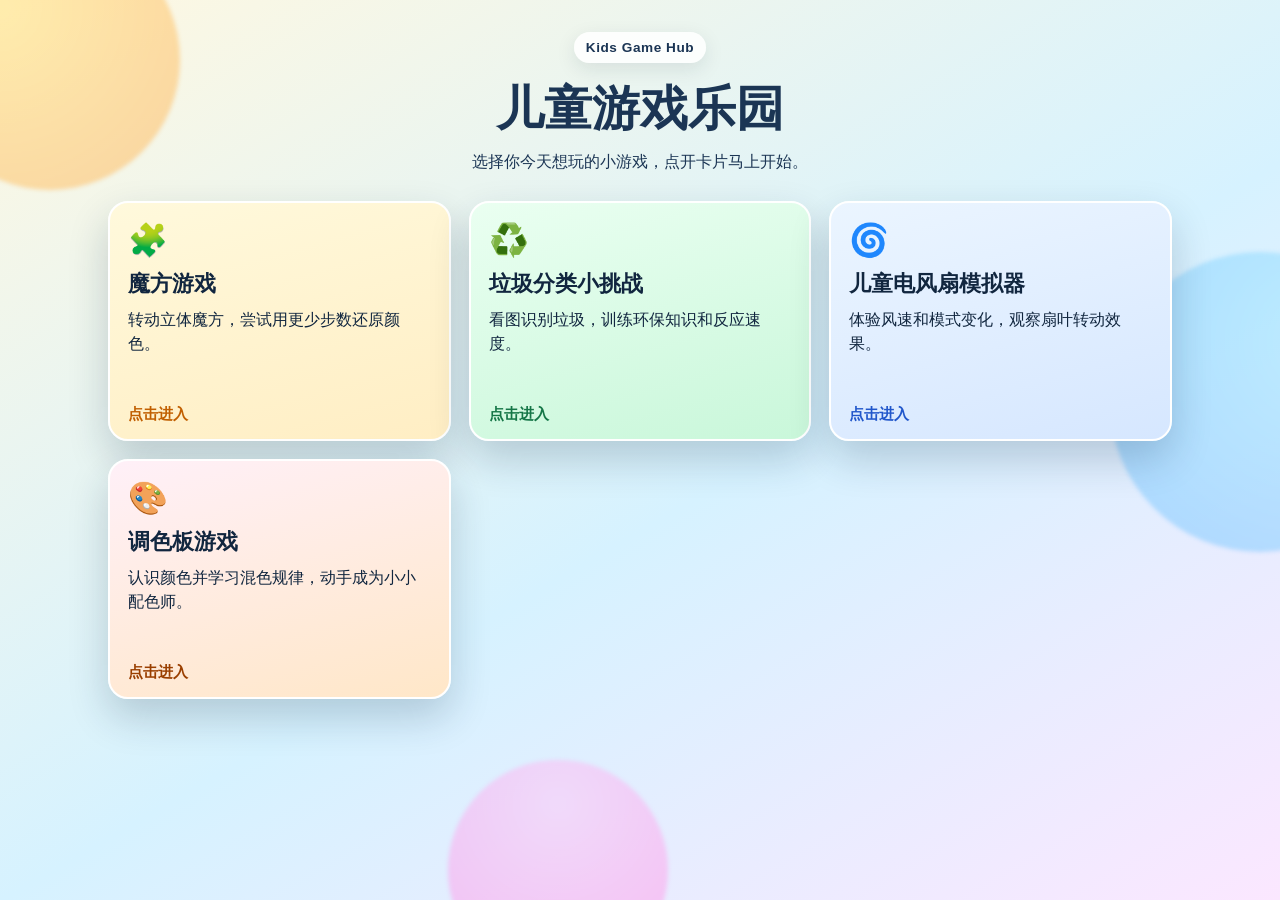
<file: index.html>
<!doctype html>
<html lang="zh-CN">
  <head>
    <meta charset="UTF-8" />
    <meta name="viewport" content="width=device-width, initial-scale=1.0" />
    <title>儿童游戏乐园导航</title>
    <meta
      name="description"
      content="儿童游戏乐园导航页，点击卡片进入魔方游戏、垃圾分类挑战、电风扇模拟器和调色板游戏。"
    />
    <link rel="stylesheet" href="./styles.css" />
  </head>
  <body>
    <div class="bg-shape shape-a"></div>
    <div class="bg-shape shape-b"></div>
    <div class="bg-shape shape-c"></div>

    <main class="shell">
      <header class="hero">
        <p class="hero-badge">Kids Game Hub</p>
        <h1>儿童游戏乐园</h1>
        <p class="hero-subtitle">选择你今天想玩的小游戏，点开卡片马上开始。</p>
      </header>

      <section class="card-grid" aria-label="游戏导航卡片">
        <a class="game-card cube" href="./cube/" aria-label="进入魔方游戏">
          <div class="emoji" aria-hidden="true">🧩</div>
          <h2>魔方游戏</h2>
          <p>转动立体魔方，尝试用更少步数还原颜色。</p>
          <span class="enter">点击进入</span>
        </a>

        <a class="game-card dustbin" href="./dustbin/" aria-label="进入垃圾分类小挑战">
          <div class="emoji" aria-hidden="true">♻️</div>
          <h2>垃圾分类小挑战</h2>
          <p>看图识别垃圾，训练环保知识和反应速度。</p>
          <span class="enter">点击进入</span>
        </a>

        <a class="game-card fan" href="./electric-fan/" aria-label="进入儿童电风扇模拟器">
          <div class="emoji" aria-hidden="true">🌀</div>
          <h2>儿童电风扇模拟器</h2>
          <p>体验风速和模式变化，观察扇叶转动效果。</p>
          <span class="enter">点击进入</span>
        </a>

        <a class="game-card palette" href="./palette/" aria-label="进入调色板游戏">
          <div class="emoji" aria-hidden="true">🎨</div>
          <h2>调色板游戏</h2>
          <p>认识颜色并学习混色规律，动手成为小小配色师。</p>
          <span class="enter">点击进入</span>
        </a>
      </section>
    </main>
  </body>
</html>
</file>
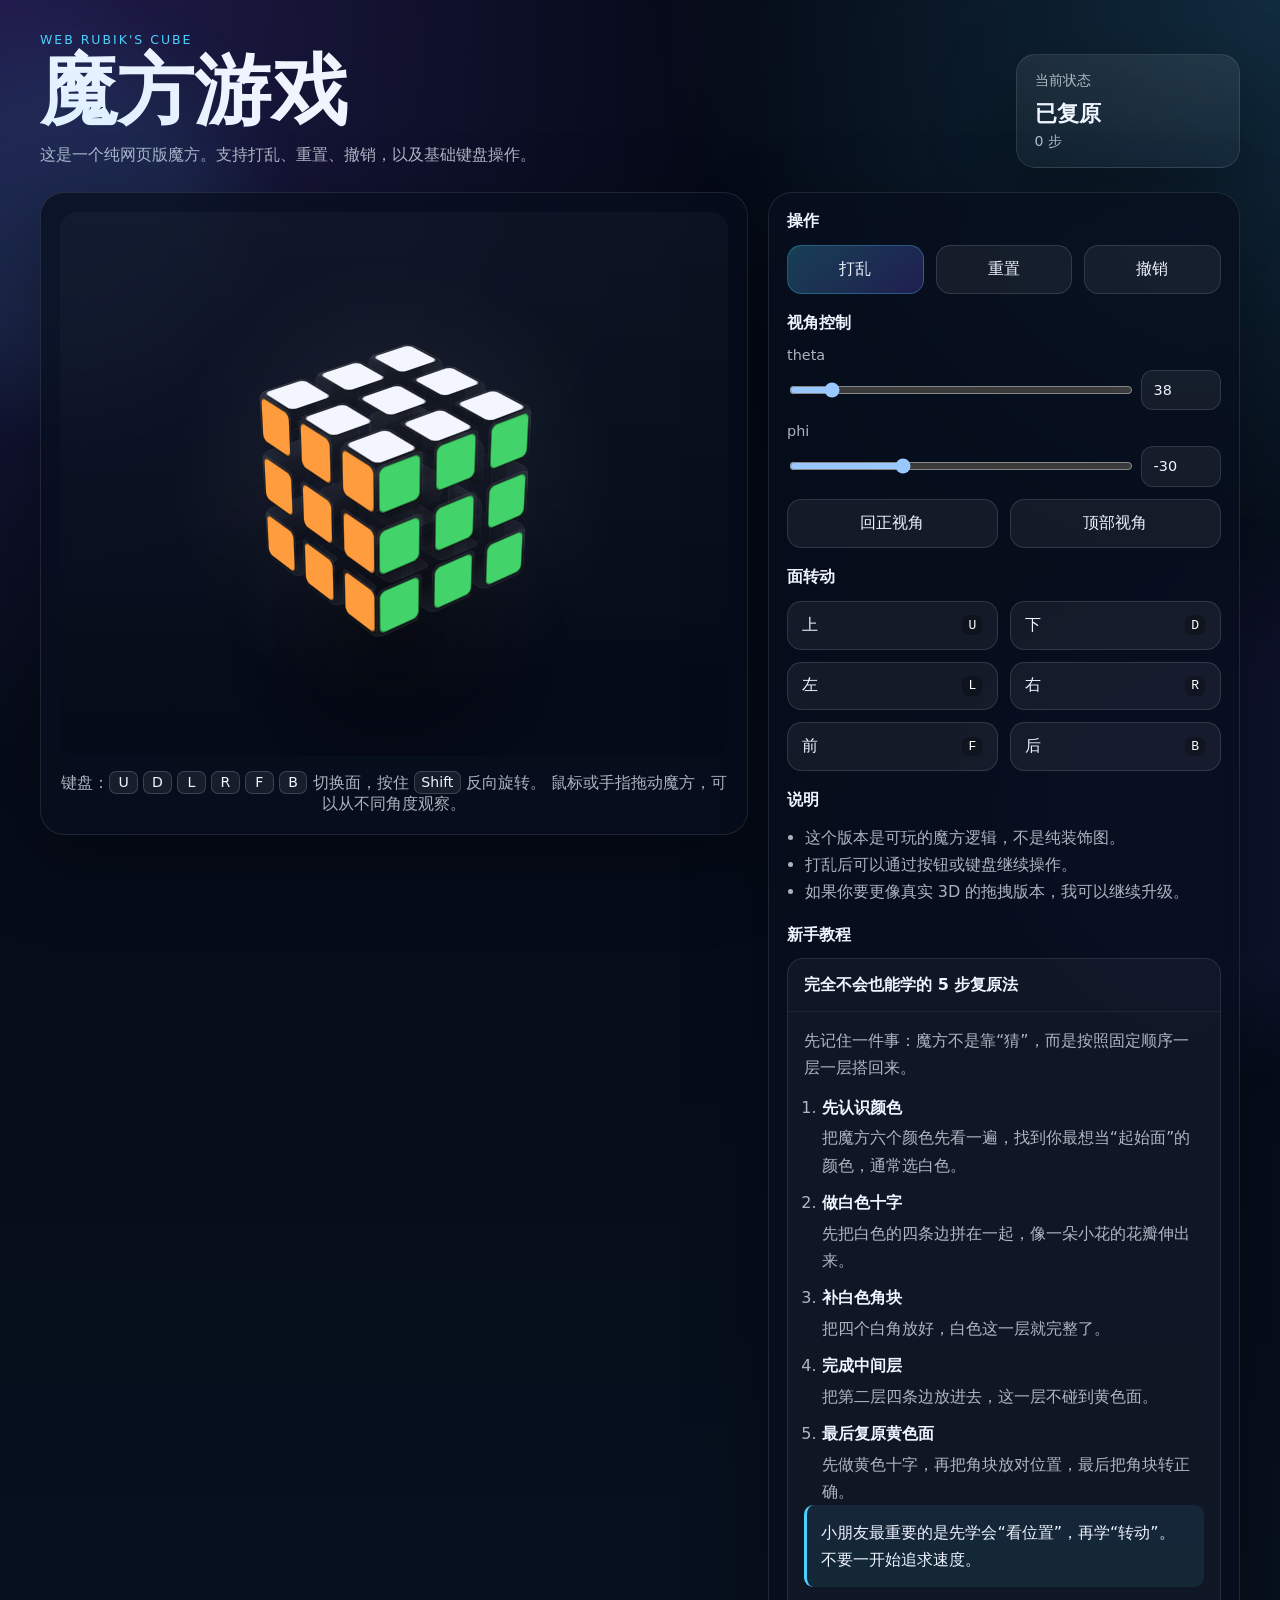
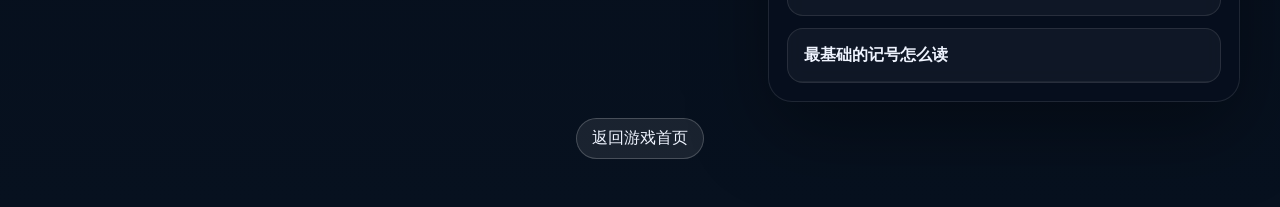
<file: cube/index.html>
<!DOCTYPE html>
<html lang="zh-CN">
  <head>
    <meta charset="UTF-8" />
    <meta name="viewport" content="width=device-width, initial-scale=1.0" />
    <title>魔方游戏</title>
    <link rel="stylesheet" href="./styles.css" />
  </head>
  <body>
    <div class="bg-orb orb-a"></div>
    <div class="bg-orb orb-b"></div>

    <main class="app-shell">
      <section class="hero">
        <div>
          <p class="eyebrow">Web Rubik's Cube</p>
          <h1>魔方游戏</h1>
          <p class="subtitle">
            这是一个纯网页版魔方。支持打乱、重置、撤销，以及基础键盘操作。
          </p>
        </div>

        <div class="score-card">
          <span class="score-label">当前状态</span>
          <strong id="statusText">已复原</strong>
          <span id="moveCount" class="move-count">0 步</span>
        </div>
      </section>

      <section class="workspace">
        <div class="stage">
          <div class="stage-frame">
            <div id="cubeScene" class="cube-scene" aria-label="魔方展示区">
              <div id="cube" class="cube" aria-live="polite"></div>
            </div>
          </div>
          <p class="hint">
            键盘：<kbd>U</kbd> <kbd>D</kbd> <kbd>L</kbd> <kbd>R</kbd> <kbd>F</kbd> <kbd>B</kbd>
            切换面，按住 <kbd>Shift</kbd> 反向旋转。
            鼠标或手指拖动魔方，可以从不同角度观察。
          </p>
        </div>

        <aside class="panel">
          <div class="panel-block">
            <h2>操作</h2>
            <div class="action-grid">
              <button data-action="scramble" class="primary">打乱</button>
              <button data-action="reset">重置</button>
              <button data-action="undo">撤销</button>
            </div>
          </div>

          <div class="panel-block">
            <h2>视角控制</h2>
            <div class="view-grid">
              <label class="view-field">
                <span>theta</span>
                <div class="view-input-row">
                  <input id="thetaRange" type="range" min="0" max="360" step="1" />
                  <input id="thetaNumber" type="number" min="0" max="360" step="1" />
                </div>
              </label>
              <label class="view-field">
                <span>phi</span>
                <div class="view-input-row">
                  <input id="phiRange" type="range" min="-85" max="85" step="1" />
                  <input id="phiNumber" type="number" min="-85" max="85" step="1" />
                </div>
              </label>
              <div class="view-actions">
                <button data-action="viewReset">回正视角</button>
                <button data-action="viewTop">顶部视角</button>
              </div>
            </div>
          </div>

          <div class="panel-block">
            <h2>面转动</h2>
            <div class="move-grid" id="moveButtons"></div>
          </div>

          <div class="panel-block">
            <h2>说明</h2>
            <ul class="notes">
              <li>这个版本是可玩的魔方逻辑，不是纯装饰图。</li>
              <li>打乱后可以通过按钮或键盘继续操作。</li>
              <li>如果你要更像真实 3D 的拖拽版本，我可以继续升级。</li>
            </ul>
          </div>

          <div class="panel-block">
            <h2>新手教程</h2>
            <details class="tutorial" open>
              <summary>完全不会也能学的 5 步复原法</summary>
              <div class="tutorial-body">
                <p>
                  先记住一件事：魔方不是靠“猜”，而是按照固定顺序一层一层搭回来。
                </p>

                <ol class="tutorial-steps">
                  <li>
                    <strong>先认识颜色</strong>
                    <span>把魔方六个颜色先看一遍，找到你最想当“起始面”的颜色，通常选白色。</span>
                  </li>
                  <li>
                    <strong>做白色十字</strong>
                    <span>先把白色的四条边拼在一起，像一朵小花的花瓣伸出来。</span>
                  </li>
                  <li>
                    <strong>补白色角块</strong>
                    <span>把四个白角放好，白色这一层就完整了。</span>
                  </li>
                  <li>
                    <strong>完成中间层</strong>
                    <span>把第二层四条边放进去，这一层不碰到黄色面。</span>
                  </li>
                  <li>
                    <strong>最后复原黄色面</strong>
                    <span>先做黄色十字，再把角块放对位置，最后把角块转正确。</span>
                  </li>
                </ol>

                <p class="tutorial-tip">
                  小朋友最重要的是先学会“看位置”，再学“转动”。不要一开始追求速度。
                </p>
              </div>
            </details>

            <details class="tutorial">
              <summary>最基础的记号怎么读</summary>
              <div class="tutorial-body">
                <ul class="tutorial-list">
                  <li><strong>U</strong>：上面一层转动</li>
                  <li><strong>D</strong>：下面一层转动</li>
                  <li><strong>L</strong>：左边一层转动</li>
                  <li><strong>R</strong>：右边一层转动</li>
                  <li><strong>F</strong>：前面一层转动</li>
                  <li><strong>B</strong>：后面一层转动</li>
                </ul>
                <p class="tutorial-tip">
                  例如按一次 <strong>R</strong>，就是右边转一下；按 <kbd>Shift</kbd> + <strong>R</strong>，就是反方向转。
                </p>
              </div>
            </details>
          </div>
        </aside>
      </section>

      <p class="back-home"><a href="../">返回游戏首页</a></p>
    </main>

    <script src="./script.js"></script>
  </body>
</html>
</file>
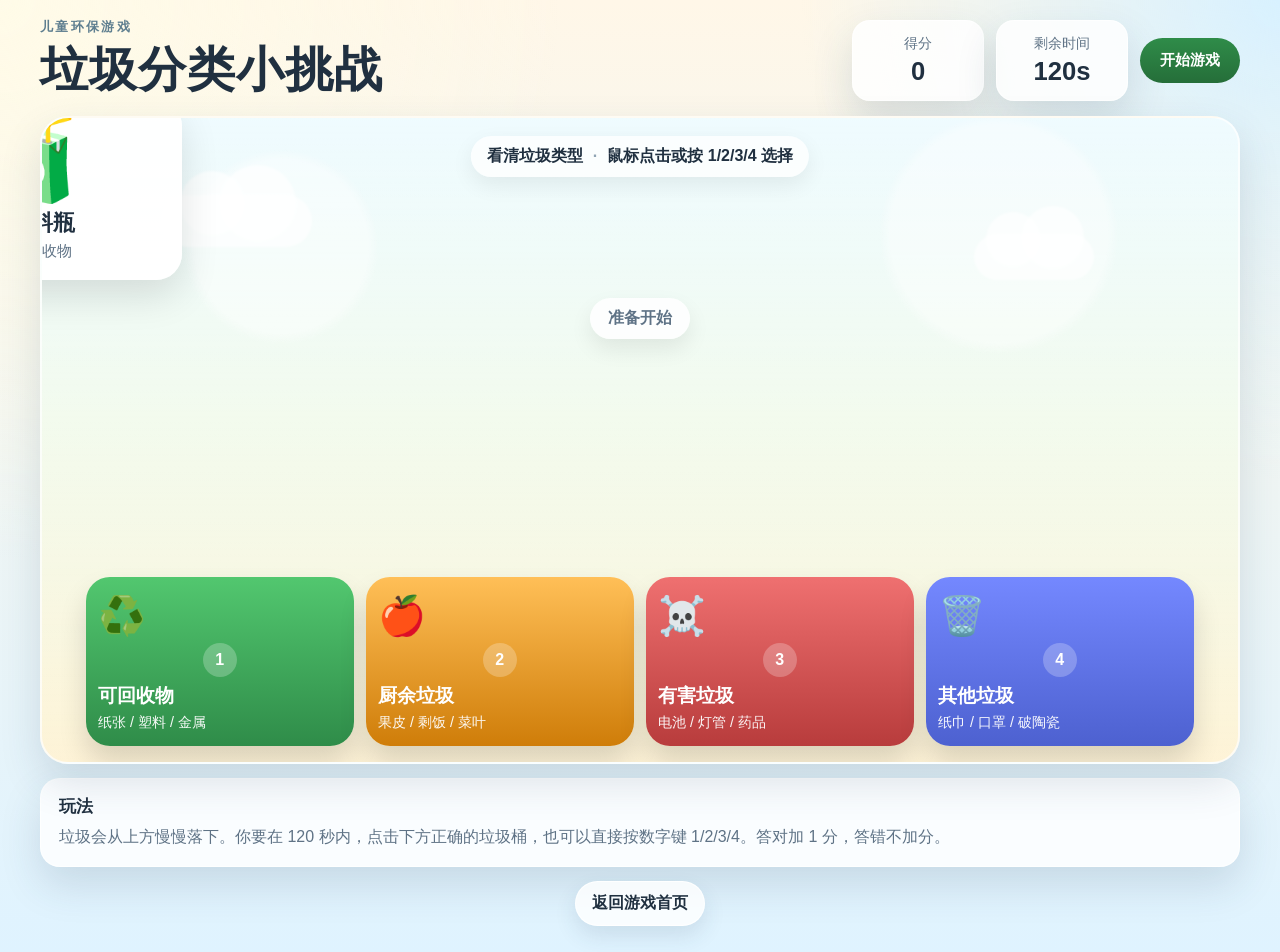
<file: dustbin/index.html>
<!doctype html>
<html lang="zh-CN">
  <head>
    <meta charset="UTF-8" />
    <meta name="viewport" content="width=device-width, initial-scale=1.0" />
    <title>垃圾分类小挑战</title>
    <link rel="stylesheet" href="./styles.css" />
  </head>
  <body>
    <main class="app">
      <section class="hud" aria-label="游戏信息">
        <div class="brand">
          <p class="eyebrow">儿童环保游戏</p>
          <h1>垃圾分类小挑战</h1>
        </div>
        <div class="hud-right">
          <div class="stats">
            <div class="stat">
              <span class="label">得分</span>
              <strong id="score">0</strong>
            </div>
            <div class="stat">
              <span class="label">剩余时间</span>
              <strong id="timeLeft">120s</strong>
            </div>
          </div>
          <button id="controlBtn" class="control-btn" aria-label="开始游戏">开始游戏</button>
        </div>
      </section>

      <section class="playground" aria-label="游戏区域">
        <div class="sky"></div>
        <div class="cloud cloud-a"></div>
        <div class="cloud cloud-b"></div>

        <div class="hint">
          <span>看清垃圾类型</span>
          <span>鼠标点击或按 1/2/3/4 选择</span>
        </div>

        <div class="item-card" id="itemCard" aria-live="polite">
          <div class="item-icon" id="itemIcon">🧃</div>
          <div class="item-name" id="itemName">饮料瓶</div>
          <div class="item-category" id="itemCategory">可回收物</div>
        </div>

        <div class="message" id="message" role="status">准备开始</div>

        <div class="bin-row" aria-label="垃圾桶选择区">
          <button class="bin recyclable" data-category="recyclable" data-key="1" aria-label="可回收物垃圾桶，按 1 键选择">
            <span class="bin-icon">♻️</span>
            <span class="bin-key">1</span>
            <span class="bin-name">可回收物</span>
            <span class="bin-tip">纸张 / 塑料 / 金属</span>
          </button>
          <button class="bin kitchen" data-category="kitchen" data-key="2" aria-label="厨余垃圾桶，按 2 键选择">
            <span class="bin-icon">🍎</span>
            <span class="bin-key">2</span>
            <span class="bin-name">厨余垃圾</span>
            <span class="bin-tip">果皮 / 剩饭 / 菜叶</span>
          </button>
          <button class="bin hazardous" data-category="hazardous" data-key="3" aria-label="有害垃圾桶，按 3 键选择">
            <span class="bin-icon">☠️</span>
            <span class="bin-key">3</span>
            <span class="bin-name">有害垃圾</span>
            <span class="bin-tip">电池 / 灯管 / 药品</span>
          </button>
          <button class="bin other" data-category="other" data-key="4" aria-label="其他垃圾桶，按 4 键选择">
            <span class="bin-icon">🗑️</span>
            <span class="bin-key">4</span>
            <span class="bin-name">其他垃圾</span>
            <span class="bin-tip">纸巾 / 口罩 / 破陶瓷</span>
          </button>
        </div>
      </section>

      <section class="rules">
        <div class="rule-card">
          <strong>玩法</strong>
          <p>垃圾会从上方慢慢落下。你要在 120 秒内，点击下方正确的垃圾桶，也可以直接按数字键 1/2/3/4。答对加 1 分，答错不加分。</p>
        </div>
      </section>

      <p class="back-home"><a href="../">返回游戏首页</a></p>
    </main>

    <div class="overlay" id="overlay" hidden>
      <div class="overlay-card">
        <p class="overlay-title">时间到！</p>
        <p class="overlay-score">最终得分：<strong id="finalScore">0</strong></p>
        <div class="mistakes-section" id="mistakesSection">
          <p class="mistakes-title">本局答错回顾</p>
          <ul class="mistakes-list" id="mistakesList"></ul>
        </div>
        <button id="restartBtn" class="restart-btn">再玩一次</button>
      </div>
    </div>

    <script src="./script.js"></script>
  </body>
</html>
</file>
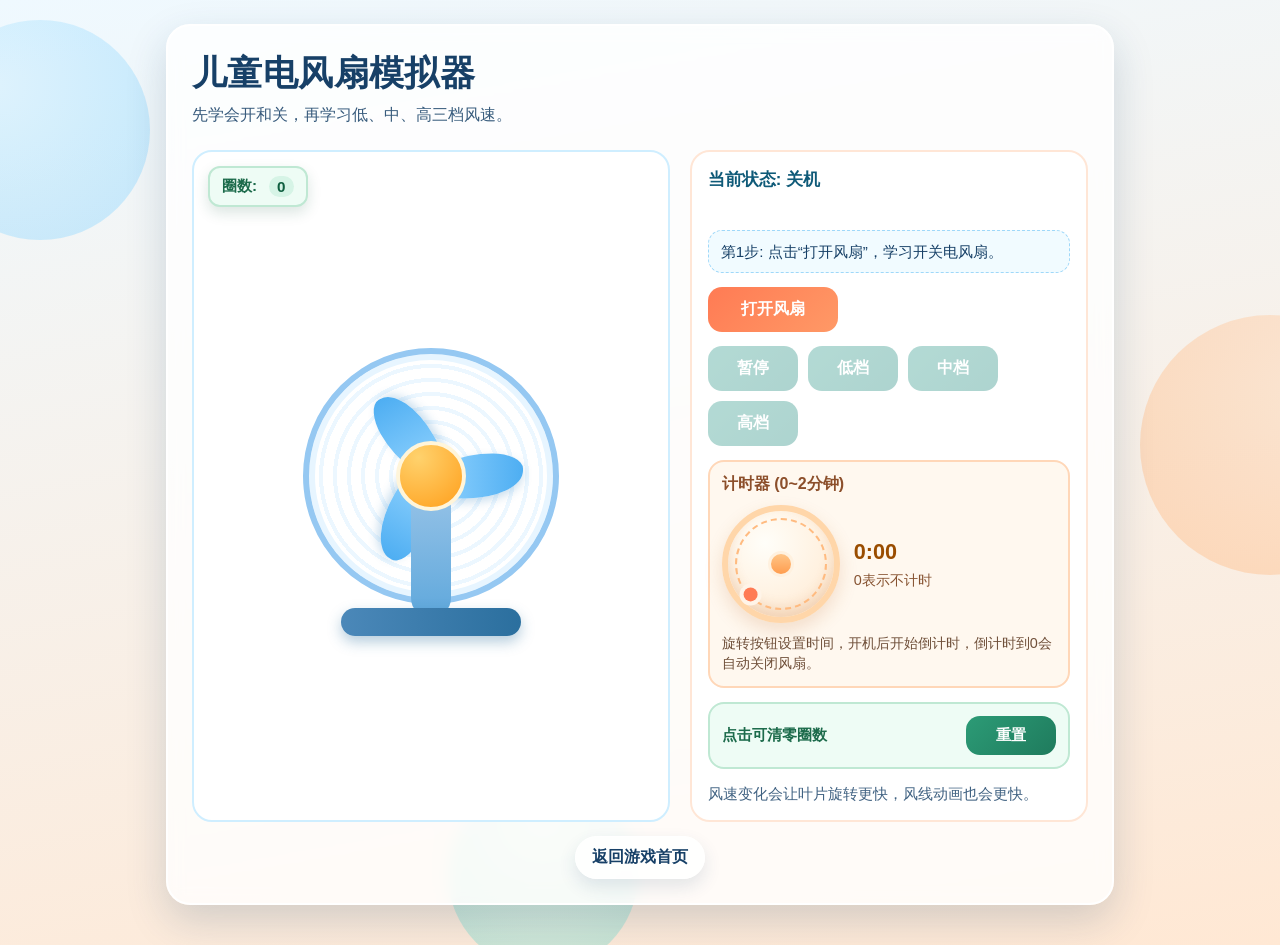
<file: electric-fan/index.html>
<!doctype html>
<html lang="zh-CN">
<head>
  <meta charset="UTF-8" />
  <meta name="viewport" content="width=device-width, initial-scale=1.0" />
  <title>儿童电风扇模拟器</title>
  <style>
    :root {
      --bg-top: #eff9ff;
      --bg-bottom: #ffe8d4;
      --card: #ffffffcc;
      --text: #174067;
      --accent: #ff7b54;
      --accent-2: #41b3a3;
      --soft-blue: #89d5ff;
      --shadow: 0 16px 40px rgba(23, 64, 103, 0.18);
    }

    * {
      box-sizing: border-box;
    }

    body {
      margin: 0;
      min-height: 100vh;
      font-family: "Trebuchet MS", "Verdana", sans-serif;
      color: var(--text);
      background: linear-gradient(170deg, var(--bg-top), var(--bg-bottom));
      overflow-x: hidden;
    }

    .decor {
      position: fixed;
      inset: 0;
      pointer-events: none;
      z-index: -1;
    }

    .bubble {
      position: absolute;
      border-radius: 50%;
      opacity: 0.45;
      animation: float 9s ease-in-out infinite;
    }

    .bubble.one {
      width: 220px;
      height: 220px;
      left: -70px;
      top: 20px;
      background: radial-gradient(circle at 30% 30%, #c7ecff, #89d5ff);
    }

    .bubble.two {
      width: 260px;
      height: 260px;
      right: -120px;
      top: 35%;
      background: radial-gradient(circle at 70% 30%, #ffd8b8, #ffb87f);
      animation-delay: 1.2s;
    }

    .bubble.three {
      width: 190px;
      height: 190px;
      left: 35%;
      bottom: -70px;
      background: radial-gradient(circle at 50% 20%, #cef7ef, #79d8c9);
      animation-delay: 2.4s;
    }

    .app {
      max-width: 980px;
      margin: 0 auto;
      padding: 24px 16px 40px;
    }

    .panel {
      background: var(--card);
      border: 2px solid #ffffff;
      backdrop-filter: blur(8px);
      border-radius: 24px;
      box-shadow: var(--shadow);
      padding: 24px;
      animation: rise 550ms ease;
    }

    h1 {
      margin: 0;
      font-size: clamp(1.5rem, 3vw, 2.2rem);
      letter-spacing: 0.4px;
    }

    .subtitle {
      margin: 8px 0 0;
      font-size: 1rem;
      opacity: 0.86;
    }

    .content {
      display: grid;
      gap: 20px;
      grid-template-columns: 1fr;
      margin-top: 24px;
      align-items: stretch;
    }

    .fan-zone {
      background: #ffffff;
      border-radius: 20px;
      border: 2px solid #cfeeff;
      min-height: 380px;
      display: flex;
      align-items: center;
      justify-content: center;
      position: relative;
      overflow: hidden;
    }

    .corner-counter {
      position: absolute;
      left: 14px;
      top: 14px;
      z-index: 3;
      padding: 8px 12px;
      border-radius: 12px;
      background: #eefcf5;
      border: 2px solid #bfe8d3;
      box-shadow: 0 6px 14px rgba(20, 87, 61, 0.15);
      display: flex;
      align-items: center;
      gap: 6px;
      color: #1c6b4b;
      font-weight: 700;
      font-size: 0.95rem;
    }

    .fan {
      width: min(70vw, 320px);
      aspect-ratio: 1;
      position: relative;
      transform: translateY(-10px);
    }

    .guard {
      position: absolute;
      inset: 10%;
      border-radius: 50%;
      border: 6px solid #95c8f2;
      box-shadow: inset 0 0 0 6px #e7f5ff;
      background: repeating-radial-gradient(
        circle,
        #ffffff 0,
        #ffffff 10px,
        #ecf7ff 10px,
        #ecf7ff 14px
      );
    }

    .rotor {
      position: absolute;
      inset: 18%;
      border-radius: 50%;
      animation: spin 2s linear infinite;
      animation-play-state: paused;
      transform-origin: center center;
    }

    .blade {
      position: absolute;
      left: 50%;
      top: 50%;
      width: 45%;
      height: 22%;
      background: linear-gradient(90deg, #93d4ff 0%, #4eaef2 100%);
      border-radius: 70% 35% 65% 25%;
      transform-origin: 0 50%;
      box-shadow: 0 4px 10px rgba(39, 122, 186, 0.25);
    }

    .blade.one {
      transform: translate(0, -50%) rotate(0deg);
    }

    .blade.two {
      transform: translate(0, -50%) rotate(120deg);
    }

    .blade.three {
      transform: translate(0, -50%) rotate(240deg);
    }

    .hub {
      position: absolute;
      width: 70px;
      height: 70px;
      left: 50%;
      top: 50%;
      transform: translate(-50%, -50%);
      border-radius: 50%;
      background: radial-gradient(circle at 30% 20%, #ffd26d, #ff9f1c);
      border: 4px solid #fff5da;
      z-index: 2;
    }

    .stand {
      position: absolute;
      width: 40px;
      height: 140px;
      left: 50%;
      bottom: 18px;
      transform: translateX(-50%);
      background: linear-gradient(#9bc5e8, #5fa8dc);
      border-radius: 20px;
      z-index: 0;
    }

    .base {
      position: absolute;
      width: 180px;
      height: 28px;
      left: 50%;
      bottom: 0;
      transform: translateX(-50%);
      background: linear-gradient(90deg, #4b88b9, #2b6f9e);
      border-radius: 999px;
      box-shadow: 0 6px 14px rgba(43, 111, 158, 0.35);
    }

    .wind {
      position: absolute;
      right: 24px;
      top: 26%;
      width: 32%;
      min-width: 120px;
      opacity: 0;
      transition: opacity 250ms ease;
    }

    .wind-line {
      height: 8px;
      border-radius: 999px;
      margin: 14px 0;
      background: linear-gradient(90deg, #d6f0ff, #8ed8ff);
      animation: drift 1.3s linear infinite;
    }

    .wind-line:nth-child(2) {
      animation-delay: 0.3s;
    }

    .wind-line:nth-child(3) {
      animation-delay: 0.6s;
    }

    .show-wind {
      opacity: 0.95;
    }

    .control-zone {
      background: #fff;
      border-radius: 20px;
      border: 2px solid #ffe6d6;
      padding: 16px;
      display: grid;
      gap: 14px;
      align-content: start;
    }

    .status {
      margin: 0;
      font-size: 1.05rem;
      font-weight: 700;
      color: #0f5a78;
      min-height: 48px;
    }

    .step {
      margin: 0;
      padding: 10px 12px;
      border-radius: 14px;
      background: #f1fbff;
      border: 1px dashed #9fd8f9;
      line-height: 1.4;
      font-size: 0.95rem;
    }

    .btn-row {
      display: flex;
      flex-wrap: wrap;
      gap: 10px;
    }

    button {
      border: none;
      border-radius: 14px;
      padding: 12px 14px;
      font-size: 1rem;
      font-weight: 700;
      color: #ffffff;
      cursor: pointer;
      transition: transform 120ms ease, filter 120ms ease, opacity 180ms ease;
    }

    button:active {
      transform: translateY(2px);
    }

    button:hover {
      filter: brightness(1.06);
    }

    button[disabled] {
      opacity: 0.45;
      cursor: not-allowed;
      filter: grayscale(0.25);
    }

    .power {
      background: linear-gradient(135deg, var(--accent), #ff9966);
      min-width: 130px;
    }

    .speed {
      background: linear-gradient(135deg, var(--accent-2), #35a699);
      min-width: 90px;
    }

    .active {
      outline: 3px solid #fff6b3;
      box-shadow: 0 0 0 4px rgba(255, 208, 102, 0.45);
    }

    .legend {
      margin: 2px 0 0;
      font-size: 0.92rem;
      opacity: 0.82;
    }

    .timer-card {
      background: #fff8ef;
      border: 2px solid #ffd7b8;
      border-radius: 16px;
      padding: 12px;
      display: grid;
      gap: 10px;
    }

    .timer-title {
      margin: 0;
      font-weight: 700;
      color: #8c4f2b;
    }

    .timer-wrap {
      display: flex;
      align-items: center;
      gap: 14px;
      flex-wrap: wrap;
    }

    .timer-knob {
      --angle: -135deg;
      width: 118px;
      height: 118px;
      padding: 0;
      border-radius: 50%;
      border: 6px solid #ffd6a9;
      background: radial-gradient(circle at 35% 30%, #fffef9, #ffe8ce);
      position: relative;
      box-shadow: inset 0 -8px 14px rgba(189, 104, 41, 0.2), 0 8px 18px rgba(189, 104, 41, 0.18);
      touch-action: none;
      user-select: none;
      cursor: grab;
      transition: box-shadow 120ms ease;
    }

    .timer-knob:hover {
      filter: none;
    }

    .timer-knob:active {
      transform: none;
    }

    .timer-knob.dragging {
      cursor: grabbing;
      box-shadow: inset 0 -8px 14px rgba(189, 104, 41, 0.2), 0 10px 22px rgba(189, 104, 41, 0.24);
    }

    .timer-knob::before {
      content: "";
      position: absolute;
      inset: 7px;
      border-radius: 50%;
      border: 2px dashed #ffbb80;
    }

    .knob-dot {
      position: absolute;
      left: 50%;
      top: 50%;
      width: 14px;
      height: 14px;
      border-radius: 50%;
      background: #ff7b54;
      box-shadow: 0 0 0 4px #fff4e8;
      transform: translate(-50%, -50%) rotate(var(--angle)) translateY(-43px);
      transition: transform 950ms linear;
    }

    .timer-knob.dragging .knob-dot {
      transition: none;
    }

    .knob-center {
      position: absolute;
      left: 50%;
      top: 50%;
      width: 26px;
      height: 26px;
      border-radius: 50%;
      transform: translate(-50%, -50%);
      background: linear-gradient(#ffc587, #ff9d4f);
      border: 3px solid #fff1df;
    }

    .timer-readout {
      display: grid;
      gap: 6px;
    }

    .timer-value {
      margin: 0;
      font-size: 1.35rem;
      font-weight: 700;
      color: #9a4d00;
      min-width: 110px;
    }

    .timer-hint {
      margin: 0;
      font-size: 0.9rem;
      color: #865230;
    }

    .timer-tip {
      margin: 0;
      font-size: 0.9rem;
      color: #6f4f39;
      line-height: 1.4;
    }

    .counter-card {
      background: #eefcf5;
      border: 2px solid #bfe8d3;
      border-radius: 16px;
      padding: 12px;
      display: flex;
      align-items: center;
      justify-content: space-between;
      gap: 12px;
      flex-wrap: wrap;
    }

    .counter-label {
      margin: 0;
      font-size: 0.95rem;
      color: #1c6b4b;
      font-weight: 700;
    }

    .counter-text {
      margin: 0;
      font-size: 1rem;
      color: #1c6b4b;
      font-weight: 700;
    }

    .counter-value {
      display: inline-block;
      min-width: 2ch;
      text-align: center;
      padding: 2px 8px;
      border-radius: 999px;
      background: #d6f4e6;
      color: #0f5f40;
      margin-left: 6px;
    }

    .counter-reset {
      background: linear-gradient(135deg, #2c9b76, #1f7b5d);
      min-width: 90px;
      padding: 10px 12px;
      font-size: 0.92rem;
    }

    .back-home {
      margin: 14px 0 0;
      text-align: center;
    }

    .back-home a {
      display: inline-block;
      padding: 10px 16px;
      border-radius: 999px;
      background: #ffffffcc;
      border: 1px solid #ffffff;
      box-shadow: 0 8px 18px rgba(23, 64, 103, 0.12);
      color: var(--text);
      text-decoration: none;
      font-weight: 700;
      transition: transform 120ms ease, filter 120ms ease;
    }

    .back-home a:hover,
    .back-home a:focus-visible {
      transform: translateY(-2px);
      filter: brightness(1.02);
      outline: none;
    }

    @keyframes spin {
      from { transform: rotate(0deg); }
      to { transform: rotate(360deg); }
    }

    @keyframes drift {
      from { transform: translateX(0); opacity: 0.75; }
      to { transform: translateX(16px); opacity: 1; }
    }

    @keyframes float {
      0% { transform: translateY(0); }
      50% { transform: translateY(-14px); }
      100% { transform: translateY(0); }
    }

    @keyframes rise {
      from { opacity: 0; transform: translateY(12px); }
      to { opacity: 1; transform: translateY(0); }
    }

    @media (min-width: 860px) {
      .content {
        grid-template-columns: 1.2fr 1fr;
      }
    }
  </style>
</head>
<body>
  <div class="decor" aria-hidden="true">
    <div class="bubble one"></div>
    <div class="bubble two"></div>
    <div class="bubble three"></div>
  </div>

  <main class="app">
    <section class="panel">
      <h1>儿童电风扇模拟器</h1>
      <p class="subtitle">先学会开和关，再学习低、中、高三档风速。</p>

      <div class="content">
        <div class="fan-zone" aria-label="电风扇展示区">
          <div class="corner-counter" aria-live="polite">
            圈数: <span class="counter-value" id="setCounterValue">0</span>
          </div>

          <div class="fan">
            <div class="guard"></div>
            <div class="rotor" id="rotor" aria-label="风扇叶片">
              <div class="blade one"></div>
              <div class="blade two"></div>
              <div class="blade three"></div>
            </div>
            <div class="hub"></div>
            <div class="stand"></div>
            <div class="base"></div>
          </div>

          <div class="wind" id="wind" aria-hidden="true">
            <div class="wind-line"></div>
            <div class="wind-line"></div>
            <div class="wind-line"></div>
          </div>
        </div>

        <aside class="control-zone">
          <p class="status" id="statusText">当前状态: 关机</p>
          <p class="step" id="lessonText">第1步: 点击“打开风扇”，学习开关电风扇。</p>

          <div class="btn-row">
            <button class="power" id="powerBtn">打开风扇</button>
          </div>

          <div class="btn-row">
            <button class="speed" id="pauseBtn" disabled>暂停</button>
            <button class="speed" id="lowBtn" disabled>低档</button>
            <button class="speed" id="midBtn" disabled>中档</button>
            <button class="speed" id="highBtn" disabled>高档</button>
          </div>

          <section class="timer-card" aria-label="计时器设置区">
            <p class="timer-title">计时器 (0~2分钟)</p>
            <div class="timer-wrap">
              <button class="timer-knob" id="timerKnob" aria-label="旋转设置倒计时" aria-valuemin="0" aria-valuemax="120" aria-valuenow="0">
                <span class="knob-dot" id="knobDot"></span>
                <span class="knob-center"></span>
              </button>
              <div class="timer-readout">
                <p class="timer-value" id="timerValue">0:00</p>
                <p class="timer-hint" id="timerHint">0表示不计时</p>
              </div>
            </div>
            <p class="timer-tip">旋转按钮设置时间，开机后开始倒计时，倒计时到0会自动关闭风扇。</p>
          </section>

          <section class="counter-card" aria-label="风扇转圈计数器">
            <p class="counter-label">点击可清零圈数</p>
            <button class="counter-reset" id="resetCounterBtn">重置</button>
          </section>

          <p class="legend">风速变化会让叶片旋转更快，风线动画也会更快。</p>
        </aside>
      </div>

      <p class="back-home"><a href="../">返回游戏首页</a></p>
    </section>
  </main>

  <script>
    const rotor = document.getElementById("rotor");
    const wind = document.getElementById("wind");
    const statusText = document.getElementById("statusText");
    const lessonText = document.getElementById("lessonText");

    const powerBtn = document.getElementById("powerBtn");
    const pauseBtn = document.getElementById("pauseBtn");
    const lowBtn = document.getElementById("lowBtn");
    const midBtn = document.getElementById("midBtn");
    const highBtn = document.getElementById("highBtn");
    const timerKnob = document.getElementById("timerKnob");
    const knobDot = document.getElementById("knobDot");
    const timerValue = document.getElementById("timerValue");
    const timerHint = document.getElementById("timerHint");
    const setCounterValue = document.getElementById("setCounterValue");
    const resetCounterBtn = document.getElementById("resetCounterBtn");

    const speedButtons = [pauseBtn, lowBtn, midBtn, highBtn];

    const speedSettings = {
      pause: { duration: 1.6, wind: 1.4, label: "暂停档" },
      low: { duration: 1.6, wind: 1.4, label: "低档" },
      mid: { duration: 1.0, wind: 1.0, label: "中档" },
      high: { duration: 0.55, wind: 0.65, label: "高档" }
    };

    let isOn = false;
    let currentSpeed = "low";
    let timerSetSec = 0;
    let timerRemainingSec = 0;
    let timerIntervalId = null;
    let isKnobDragging = false;
    let fanRotationCount = 0;

    function formatTime(totalSec) {
      const m = Math.floor(totalSec / 60);
      const s = String(totalSec % 60).padStart(2, "0");
      return `${m}:${s}`;
    }

    function secondsToAngle(sec) {
      return -135 + (sec / 120) * 270;
    }

    function angleToSeconds(angle) {
      const clamped = Math.max(-135, Math.min(135, angle));
      return Math.round(((clamped + 135) / 270) * 120);
    }

    function updateTimerVisual() {
      const displaySec = isOn && timerSetSec > 0 ? timerRemainingSec : timerSetSec;
      const angle = secondsToAngle(displaySec);
      timerKnob.style.setProperty("--angle", `${angle}deg`);
      knobDot.style.setProperty("--angle", `${angle}deg`);
      timerKnob.setAttribute("aria-valuenow", String(displaySec));
      timerValue.textContent = formatTime(displaySec);

      if (timerSetSec === 0) {
        timerHint.textContent = "0表示不计时";
      } else if (isOn) {
        timerHint.textContent = "倒计时进行中";
      } else {
        timerHint.textContent = "开机后开始倒计时";
      }
    }

    function stopTimerCountdown() {
      if (timerIntervalId) {
        clearInterval(timerIntervalId);
        timerIntervalId = null;
      }
    }

    function startTimerCountdown() {
      stopTimerCountdown();
      if (timerSetSec <= 0) {
        timerRemainingSec = 0;
        updateTimerVisual();
        return;
      }

      timerRemainingSec = timerSetSec;
      updateTimerVisual();

      timerIntervalId = setInterval(() => {
        timerRemainingSec -= 1;

        if (timerRemainingSec <= 0) {
          timerRemainingSec = 0;
          timerSetSec = 0;
          updateTimerVisual();
          stopTimerCountdown();
          togglePower(false, true);
          return;
        }

        // Mechanical timers unwind while counting down, so keep the knob value in sync.
        timerSetSec = timerRemainingSec;
        updateTimerVisual();
        if (isOn) {
          statusText.textContent = `当前状态: 开机 (${speedSettings[currentSpeed].label}) · 剩余 ${formatTime(timerRemainingSec)}`;
        }
      }, 1000);
    }

    function setTimerBySeconds(sec) {
      timerSetSec = Math.max(0, Math.min(120, sec));
      if (!isOn) {
        timerRemainingSec = timerSetSec;
      }

      if (isOn) {
        if (timerSetSec === 0) {
          stopTimerCountdown();
          statusText.textContent = `当前状态: 开机 (${speedSettings[currentSpeed].label})`;
        } else {
          startTimerCountdown();
          statusText.textContent = `当前状态: 开机 (${speedSettings[currentSpeed].label}) · 剩余 ${formatTime(timerRemainingSec)}`;
        }
      }

      updateTimerVisual();
    }

    function increaseRotationCounter() {
      fanRotationCount += 1;
      setCounterValue.textContent = String(fanRotationCount);
    }

    function resetRotationCounter() {
      fanRotationCount = 0;
      setCounterValue.textContent = "0";
    }

    function updateTimerFromPointer(clientX, clientY) {
      const rect = timerKnob.getBoundingClientRect();
      const cx = rect.left + rect.width / 2;
      const cy = rect.top + rect.height / 2;
      const dx = clientX - cx;
      const dy = clientY - cy;
      const angle = (Math.atan2(dy, dx) * 180) / Math.PI;
      const nextSec = angleToSeconds(angle);
      setTimerBySeconds(nextSec);
    }

    function setActiveButton(targetBtn) {
      speedButtons.forEach((btn) => btn.classList.remove("active"));
      if (targetBtn) {
        targetBtn.classList.add("active");
      }
    }

    function applySpeed(level) {
      const setting = speedSettings[level];
      currentSpeed = level;
      rotor.style.animationDuration = `${setting.duration}s`;
      document.querySelectorAll(".wind-line").forEach((line) => {
        line.style.animationDuration = `${setting.wind}s`;
      });

      if (isOn) {
        if (level === "pause") {
          rotor.style.animationPlayState = "paused";
          wind.classList.remove("show-wind");
        } else {
          rotor.style.animationPlayState = "running";
          wind.classList.add("show-wind");
        }
      }

      if (isOn && timerSetSec > 0) {
        statusText.textContent = `当前状态: 开机 (${setting.label}) · 剩余 ${formatTime(timerRemainingSec)}`;
      } else {
        statusText.textContent = `当前状态: 开机 (${setting.label})`;
      }

      if (timerSetSec > 0) {
        lessonText.textContent = "第3步: 计时器会倒计时，到0后风扇会自动关闭。";
      } else {
        lessonText.textContent = "第2步: 可切换暂停、低、中、高档，再旋转计时器试试自动关机。";
      }

      if (level === "pause") setActiveButton(pauseBtn);
      if (level === "low") setActiveButton(lowBtn);
      if (level === "mid") setActiveButton(midBtn);
      if (level === "high") setActiveButton(highBtn);
    }

    function togglePower(forceState = null, fromTimer = false) {
      const targetState = forceState === null ? !isOn : forceState;
      if (targetState === isOn) {
        return;
      }

      isOn = targetState;

      if (isOn) {
        rotor.style.animationPlayState = "running";
        wind.classList.add("show-wind");
        powerBtn.textContent = "关闭风扇";
        speedButtons.forEach((btn) => {
          btn.disabled = false;
        });

        applySpeed(currentSpeed);

        if (timerSetSec > 0) {
          startTimerCountdown();
          lessonText.textContent = "第3步: 计时器开始倒计时，观察时间慢慢减少。";
        } else {
          stopTimerCountdown();
        }
      } else {
        stopTimerCountdown();
        rotor.style.animationPlayState = "paused";
        wind.classList.remove("show-wind");
        powerBtn.textContent = "打开风扇";
        speedButtons.forEach((btn) => {
          btn.disabled = true;
        });
        setActiveButton(null);

        statusText.textContent = "当前状态: 关机";
        if (fromTimer && timerSetSec > 0) {
          lessonText.textContent = "计时器到0，风扇自动关闭。再转动按钮设置新时间吧。";
        } else {
          lessonText.textContent = "第1步: 点击“打开风扇”，学习开关电风扇。";
        }
      }

      updateTimerVisual();
    }

    powerBtn.addEventListener("click", togglePower);
    pauseBtn.addEventListener("click", () => applySpeed("pause"));
    lowBtn.addEventListener("click", () => applySpeed("low"));
    midBtn.addEventListener("click", () => applySpeed("mid"));
    highBtn.addEventListener("click", () => applySpeed("high"));

    timerKnob.addEventListener("pointerdown", (event) => {
      event.preventDefault();
      isKnobDragging = true;
      timerKnob.classList.add("dragging");
      timerKnob.setPointerCapture(event.pointerId);
      updateTimerFromPointer(event.clientX, event.clientY);
    });

    timerKnob.addEventListener("pointermove", (event) => {
      if (!isKnobDragging) {
        return;
      }
      updateTimerFromPointer(event.clientX, event.clientY);
    });

    timerKnob.addEventListener("pointerup", () => {
      isKnobDragging = false;
      timerKnob.classList.remove("dragging");
    });

    timerKnob.addEventListener("pointercancel", () => {
      isKnobDragging = false;
      timerKnob.classList.remove("dragging");
    });

    timerKnob.addEventListener("keydown", (event) => {
      if (event.key === "ArrowRight" || event.key === "ArrowUp") {
        event.preventDefault();
        setTimerBySeconds(timerSetSec + 5);
      }
      if (event.key === "ArrowLeft" || event.key === "ArrowDown") {
        event.preventDefault();
        setTimerBySeconds(timerSetSec - 5);
      }
    });

    rotor.addEventListener("animationiteration", () => {
      if (isOn) {
        increaseRotationCounter();
      }
    });

    resetCounterBtn.addEventListener("click", resetRotationCounter);

    updateTimerVisual();
  </script>
</body>
</html>
</file>
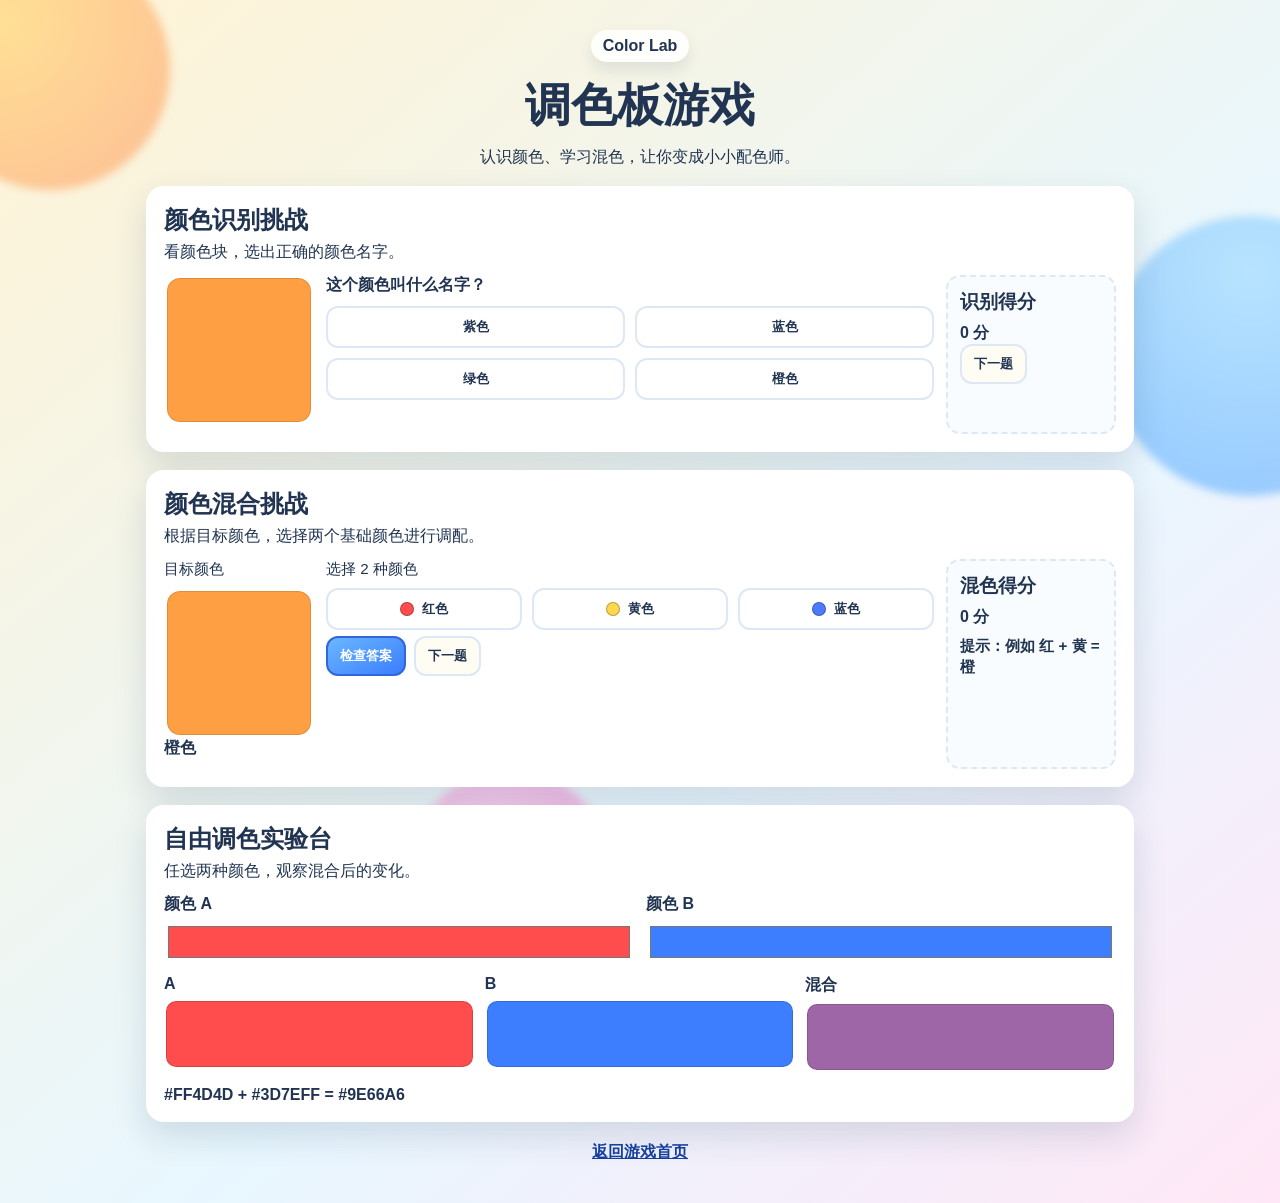
<file: palette/index.html>
<!doctype html>
<html lang="zh-CN">
  <head>
    <meta charset="UTF-8" />
    <meta name="viewport" content="width=device-width, initial-scale=1.0" />
    <title>调色板游戏</title>
    <meta
      name="description"
      content="儿童调色板游戏：通过颜色识别和颜色混合挑战认识颜色知识。"
    />
    <link rel="stylesheet" href="./styles.css" />
  </head>
  <body>
    <div class="bg-blob blob-a"></div>
    <div class="bg-blob blob-b"></div>
    <div class="bg-blob blob-c"></div>

    <main class="app-shell">
      <header class="hero">
        <p class="hero-badge">Color Lab</p>
        <h1>调色板游戏</h1>
        <p class="hero-subtitle">认识颜色、学习混色，让你变成小小配色师。</p>
      </header>

      <section class="panel" aria-labelledby="recognizeTitle">
        <div class="panel-head">
          <h2 id="recognizeTitle">颜色识别挑战</h2>
          <p>看颜色块，选出正确的颜色名字。</p>
        </div>

        <div class="recognize-layout">
          <div class="target-box" id="recognizeSwatch" aria-label="当前颜色"></div>

          <div class="recognize-main">
            <p class="question" id="recognizeQuestion">这个颜色叫什么名字？</p>
            <div id="recognizeOptions" class="option-grid" role="group" aria-label="颜色选项"></div>
            <p class="feedback" id="recognizeFeedback" aria-live="polite"></p>
          </div>

          <aside class="score-card">
            <h3>识别得分</h3>
            <p><span id="recognizeScore">0</span> 分</p>
            <button id="recognizeNext" class="btn secondary">下一题</button>
          </aside>
        </div>
      </section>

      <section class="panel" aria-labelledby="mixTitle">
        <div class="panel-head">
          <h2 id="mixTitle">颜色混合挑战</h2>
          <p>根据目标颜色，选择两个基础颜色进行调配。</p>
        </div>

        <div class="mix-layout">
          <div class="mix-target">
            <p class="mix-label">目标颜色</p>
            <div id="mixTargetSwatch" class="target-box"></div>
            <p id="mixTargetName" class="mix-name"></p>
          </div>

          <div class="mix-controls">
            <p class="mix-label">选择 2 种颜色</p>
            <div id="mixOptions" class="mix-option-grid" role="group" aria-label="混色选项"></div>
            <div class="mix-actions">
              <button id="mixCheck" class="btn primary">检查答案</button>
              <button id="mixReset" class="btn secondary">下一题</button>
            </div>
            <p id="mixFeedback" class="feedback" aria-live="polite"></p>
          </div>

          <aside class="score-card">
            <h3>混色得分</h3>
            <p><span id="mixScore">0</span> 分</p>
            <p class="tiny">提示：例如 红 + 黄 = 橙</p>
          </aside>
        </div>
      </section>

      <section class="panel" aria-labelledby="freeMixTitle">
        <div class="panel-head">
          <h2 id="freeMixTitle">自由调色实验台</h2>
          <p>任选两种颜色，观察混合后的变化。</p>
        </div>

        <div class="lab-layout">
          <label class="picker-field">
            <span>颜色 A</span>
            <input id="freeColorA" type="color" value="#ff4d4d" />
          </label>
          <label class="picker-field">
            <span>颜色 B</span>
            <input id="freeColorB" type="color" value="#3d7eff" />
          </label>

          <div class="swatch-group" aria-label="颜色预览">
            <div>
              <p>A</p>
              <div id="freeSwatchA" class="small-swatch"></div>
            </div>
            <div>
              <p>B</p>
              <div id="freeSwatchB" class="small-swatch"></div>
            </div>
            <div>
              <p>混合</p>
              <div id="freeSwatchMix" class="small-swatch"></div>
            </div>
          </div>

          <p class="mix-code" id="freeMixCode"></p>
        </div>
      </section>

      <p class="back-home"><a href="../">返回游戏首页</a></p>
    </main>

    <script src="./script.js"></script>
  </body>
</html>
</file>
<file: styles.css>
:root {
  --sky-1: #fff8e1;
  --sky-2: #d6f2ff;
  --text: #1b3554;
  --card-text: #11263f;
  --white: #ffffff;
  --cube-a: #ffd84d;
  --cube-b: #ff9f43;
  --dust-a: #6fdc8c;
  --dust-b: #2eb872;
  --fan-a: #7bc8ff;
  --fan-b: #3d7eff;
  --shadow: 0 18px 40px rgba(17, 38, 63, 0.2);
}

* {
  box-sizing: border-box;
}

body {
  margin: 0;
  min-height: 100vh;
  color: var(--text);
  font-family: "Trebuchet MS", "Verdana", sans-serif;
  background: linear-gradient(150deg, var(--sky-1) 0%, var(--sky-2) 55%, #fbe7ff 100%);
  overflow-x: hidden;
}

.bg-shape {
  position: fixed;
  border-radius: 50%;
  filter: blur(2px);
  opacity: 0.5;
  pointer-events: none;
  z-index: -1;
  animation: float 9s ease-in-out infinite;
}

.shape-a {
  width: 260px;
  height: 260px;
  background: radial-gradient(circle at 30% 30%, #ffe17a, #ffaf54);
  top: -70px;
  left: -80px;
}

.shape-b {
  width: 300px;
  height: 300px;
  background: radial-gradient(circle at 70% 30%, #9be8ff, #72beff);
  right: -130px;
  top: 28%;
  animation-delay: 1.2s;
}

.shape-c {
  width: 220px;
  height: 220px;
  background: radial-gradient(circle at 50% 20%, #ffc5f6, #ff8ce6);
  left: 35%;
  bottom: -80px;
  animation-delay: 2.4s;
}

.shell {
  max-width: 1100px;
  margin: 0 auto;
  padding: 32px 18px 48px;
}

.hero {
  text-align: center;
  animation: rise 500ms ease;
}

.hero-badge {
  display: inline-block;
  margin: 0;
  padding: 8px 12px;
  border-radius: 999px;
  background: #ffffffd9;
  box-shadow: 0 6px 20px rgba(17, 38, 63, 0.1);
  font-weight: 700;
  letter-spacing: 0.04em;
  font-size: 0.85rem;
}

h1 {
  margin: 14px 0 8px;
  font-size: clamp(2rem, 5vw, 3rem);
}

.hero-subtitle {
  margin: 0 auto;
  max-width: 580px;
  font-size: 1.02rem;
  line-height: 1.5;
}

.card-grid {
  margin-top: 28px;
  display: grid;
  grid-template-columns: repeat(3, minmax(220px, 1fr));
  gap: 18px;
}

.game-card {
  position: relative;
  display: block;
  text-decoration: none;
  color: var(--card-text);
  background: var(--white);
  border-radius: 20px;
  padding: 18px 18px 16px;
  min-height: 240px;
  border: 2px solid #ffffff;
  box-shadow: var(--shadow);
  transform: translateY(0);
  transition: transform 240ms ease, box-shadow 240ms ease;
  animation: rise 580ms ease both;
}

.game-card:nth-child(2) {
  animation-delay: 90ms;
}

.game-card:nth-child(3) {
  animation-delay: 180ms;
}

.game-card:nth-child(4) {
  animation-delay: 270ms;
}

.game-card:hover,
.game-card:focus-visible {
  transform: translateY(-6px);
  box-shadow: 0 24px 42px rgba(17, 38, 63, 0.24);
  outline: none;
}

.emoji {
  font-size: 2rem;
}

h2 {
  margin: 10px 0 10px;
  font-size: 1.35rem;
}

.game-card p {
  margin: 0;
  line-height: 1.45;
}

.enter {
  position: absolute;
  left: 18px;
  bottom: 14px;
  font-weight: 700;
  font-size: 0.95rem;
}

.cube {
  background: linear-gradient(165deg, #fff9dc 0%, #ffeec4 100%);
}

.cube .enter {
  color: #c15f00;
}

.dustbin {
  background: linear-gradient(165deg, #eafff1 0%, #c9f7da 100%);
}

.dustbin .enter {
  color: #157647;
}

.fan {
  background: linear-gradient(165deg, #ebf5ff 0%, #d6e7ff 100%);
}

.fan .enter {
  color: #2157cb;
}

.palette {
  background: linear-gradient(165deg, #fff0f8 0%, #ffe7c8 100%);
}

.palette .enter {
  color: #9a3f00;
}

@keyframes rise {
  from {
    opacity: 0;
    transform: translateY(16px);
  }
  to {
    opacity: 1;
    transform: translateY(0);
  }
}

@keyframes float {
  0% {
    transform: translateY(0px);
  }
  50% {
    transform: translateY(-16px);
  }
  100% {
    transform: translateY(0px);
  }
}

@media (max-width: 900px) {
  .card-grid {
    grid-template-columns: repeat(2, minmax(220px, 1fr));
  }
}

@media (max-width: 640px) {
  .shell {
    padding: 24px 14px 34px;
  }

  .card-grid {
    grid-template-columns: 1fr;
    gap: 14px;
  }

  .game-card {
    min-height: 210px;
  }
}
</file>
<file: cube/styles.css>
:root {
  color-scheme: dark;
  --bg: #07111f;
  --panel: rgba(8, 15, 30, 0.72);
  --panel-strong: rgba(11, 20, 40, 0.92);
  --line: rgba(255, 255, 255, 0.1);
  --text: #eff4ff;
  --muted: rgba(239, 244, 255, 0.72);
  --accent: #4dd0ff;
  --accent-2: #7c5cff;
  --shadow: 0 28px 80px rgba(0, 0, 0, 0.35);
  --cubie: 3.4rem;
  --gap: 0.14rem;
  --half: calc(var(--cubie) / 2);
  font-family: Inter, ui-sans-serif, system-ui, -apple-system, BlinkMacSystemFont, "Segoe UI", sans-serif;
}

* {
  box-sizing: border-box;
}

html,
body {
  margin: 0;
  min-height: 100%;
  background:
    radial-gradient(circle at top left, rgba(124, 92, 255, 0.24), transparent 34%),
    radial-gradient(circle at top right, rgba(77, 208, 255, 0.18), transparent 28%),
    linear-gradient(180deg, #040814, var(--bg));
  color: var(--text);
}

body {
  overflow-x: hidden;
}

.bg-orb {
  position: fixed;
  inset: auto;
  border-radius: 50%;
  filter: blur(42px);
  opacity: 0.55;
  pointer-events: none;
}

.orb-a {
  width: 22rem;
  height: 22rem;
  left: -7rem;
  top: 3rem;
  background: rgba(77, 208, 255, 0.17);
}

.orb-b {
  width: 28rem;
  height: 28rem;
  right: -10rem;
  bottom: -8rem;
  background: rgba(124, 92, 255, 0.15);
}

.app-shell {
  width: min(1200px, calc(100vw - 2rem));
  margin: 0 auto;
  padding: 2rem 0 3rem;
}

.hero {
  display: flex;
  justify-content: space-between;
  gap: 1.5rem;
  align-items: end;
  margin-bottom: 1.5rem;
}

.eyebrow {
  margin: 0 0 0.5rem;
  letter-spacing: 0.16em;
  text-transform: uppercase;
  font-size: 0.78rem;
  color: var(--accent);
}

h1 {
  margin: 0;
  font-size: clamp(2.4rem, 6vw, 4.8rem);
  line-height: 0.95;
}

.subtitle {
  max-width: 42rem;
  margin: 0.8rem 0 0;
  color: var(--muted);
  font-size: 1rem;
  line-height: 1.7;
}

.score-card {
  min-width: 14rem;
  padding: 1rem 1.1rem;
  border: 1px solid var(--line);
  border-radius: 1.2rem;
  background: linear-gradient(180deg, rgba(255, 255, 255, 0.08), rgba(255, 255, 255, 0.03));
  box-shadow: var(--shadow);
  backdrop-filter: blur(14px);
}

.score-label,
.move-count {
  display: block;
  color: var(--muted);
  font-size: 0.88rem;
}

.score-card strong {
  display: block;
  margin: 0.55rem 0 0.25rem;
  font-size: 1.35rem;
}

.workspace {
  display: grid;
  grid-template-columns: minmax(0, 1.2fr) minmax(310px, 0.8fr);
  gap: 1.2rem;
  align-items: start;
}

.stage,
.panel {
  border: 1px solid var(--line);
  border-radius: 1.5rem;
  background: var(--panel);
  box-shadow: var(--shadow);
  backdrop-filter: blur(16px);
}

.stage {
  padding: 1.2rem;
}

.stage-frame {
  min-height: 34rem;
  display: grid;
  place-items: center;
  border-radius: 1.1rem;
  background:
    radial-gradient(circle at center, rgba(255, 255, 255, 0.07), transparent 52%),
    linear-gradient(180deg, rgba(255, 255, 255, 0.03), rgba(0, 0, 0, 0.12));
  overflow: hidden;
  position: relative;
}

.cube-scene {
  width: min(30rem, 100%);
  height: min(30rem, 100%);
  perspective: 1500px;
  display: grid;
  place-items: center;
  touch-action: none;
  position: relative;
}

.cube-scene::before {
  content: "";
  position: absolute;
  width: 18rem;
  height: 18rem;
  border-radius: 50%;
  background: radial-gradient(circle, rgba(0, 0, 0, 0.55), transparent 68%);
  filter: blur(18px);
  transform: translateY(9rem) scale(1.1);
  opacity: 0.8;
}

.cube {
  position: relative;
  width: var(--cubie);
  height: var(--cubie);
  transform-style: preserve-3d;
  transform: rotateX(-30deg) rotateY(38deg);
  transition: transform 80ms linear;
}

.cubie {
  position: absolute;
  inset: 0;
  transform-style: preserve-3d;
  transition: transform 220ms ease;
  will-change: transform;
}

.cubie::after {
  content: "";
  position: absolute;
  inset: 0.12rem;
  border-radius: 0.4rem;
  background: rgba(0, 0, 0, 0.14);
  transform: translateZ(-0.12rem);
}

.sticker {
  position: absolute;
  inset: calc(var(--gap) * 1.3);
  border-radius: 0.45rem;
  box-shadow:
    inset 0 0 0 1px rgba(0, 0, 0, 0.45),
    0 0.22rem 0.7rem rgba(0, 0, 0, 0.2);
  backface-visibility: hidden;
}

.face {
  position: absolute;
  inset: 0;
  transform-style: preserve-3d;
  background: linear-gradient(180deg, rgba(255, 255, 255, 0.06), rgba(0, 0, 0, 0.18));
  border-radius: 0.5rem;
}

.face.u { transform: rotateX(90deg) translateZ(var(--half)); }
.face.d { transform: rotateX(-90deg) translateZ(var(--half)); }
.face.r { transform: rotateY(90deg) translateZ(var(--half)); }
.face.l { transform: rotateY(-90deg) translateZ(var(--half)); }
.face.f { transform: translateZ(var(--half)); }
.face.b { transform: rotateY(180deg) translateZ(var(--half)); }

.face.hidden {
  opacity: 0;
}

.face.u,
.face.d,
.face.l,
.face.r,
.face.f,
.face.b {
  box-shadow: inset 0 0 0 1px rgba(255, 255, 255, 0.04);
}

.panel {
  padding: 1.15rem;
}

.panel-block + .panel-block {
  margin-top: 1.2rem;
}

.panel h2 {
  margin: 0 0 0.8rem;
  font-size: 1rem;
}

.action-grid,
.move-grid {
  display: grid;
  gap: 0.75rem;
}

.view-grid {
  display: grid;
  gap: 0.8rem;
}

.view-field {
  display: grid;
  gap: 0.45rem;
  color: var(--muted);
  font-size: 0.9rem;
}

.view-input-row {
  display: grid;
  grid-template-columns: minmax(0, 1fr) 5rem;
  gap: 0.6rem;
  align-items: center;
}

.view-input-row input[type="range"] {
  width: 100%;
}

.view-input-row input[type="number"] {
  width: 100%;
  appearance: none;
  border: 1px solid rgba(255, 255, 255, 0.12);
  border-radius: 0.75rem;
  background: rgba(255, 255, 255, 0.06);
  color: var(--text);
  padding: 0.7rem 0.75rem;
  font: inherit;
}

.view-actions {
  display: grid;
  grid-template-columns: repeat(2, minmax(0, 1fr));
  gap: 0.75rem;
}

.action-grid {
  grid-template-columns: repeat(3, minmax(0, 1fr));
}

.move-grid {
  grid-template-columns: repeat(2, minmax(0, 1fr));
}

button {
  appearance: none;
  border: 1px solid rgba(255, 255, 255, 0.12);
  border-radius: 0.9rem;
  background: rgba(255, 255, 255, 0.06);
  color: var(--text);
  padding: 0.8rem 0.9rem;
  font: inherit;
  cursor: pointer;
  transition: transform 160ms ease, background 160ms ease, border-color 160ms ease;
}

button:hover {
  transform: translateY(-1px);
  border-color: rgba(77, 208, 255, 0.38);
  background: rgba(255, 255, 255, 0.1);
}

button:active {
  transform: translateY(0);
}

button.primary {
  background: linear-gradient(135deg, rgba(77, 208, 255, 0.26), rgba(124, 92, 255, 0.22));
  border-color: rgba(77, 208, 255, 0.28);
}

.move-btn {
  display: flex;
  justify-content: space-between;
  align-items: center;
  gap: 0.75rem;
}

.move-btn code {
  padding: 0.15rem 0.38rem;
  border-radius: 0.4rem;
  background: rgba(0, 0, 0, 0.25);
  color: #fff;
}

.notes {
  margin: 0;
  padding-left: 1.1rem;
  color: var(--muted);
  line-height: 1.7;
}

.tutorial {
  border: 1px solid rgba(255, 255, 255, 0.1);
  border-radius: 1rem;
  background: rgba(255, 255, 255, 0.04);
  overflow: hidden;
}

.tutorial + .tutorial {
  margin-top: 0.75rem;
}

.tutorial summary {
  list-style: none;
  cursor: pointer;
  padding: 0.95rem 1rem;
  color: var(--text);
  font-weight: 600;
  border-bottom: 1px solid rgba(255, 255, 255, 0.06);
}

.tutorial summary::-webkit-details-marker {
  display: none;
}

.tutorial-body {
  padding: 0.95rem 1rem 1rem;
  color: var(--muted);
  line-height: 1.7;
}

.tutorial-body p {
  margin: 0 0 0.8rem;
}

.tutorial-steps,
.tutorial-list {
  margin: 0;
  padding-left: 1.1rem;
}

.tutorial-steps li + li,
.tutorial-list li + li {
  margin-top: 0.65rem;
}

.tutorial-steps strong,
.tutorial-list strong {
  color: var(--text);
}

.tutorial-steps span {
  display: block;
  margin-top: 0.2rem;
}

.tutorial-tip {
  margin-top: 0.9rem;
  padding: 0.85rem 0.9rem;
  border-left: 3px solid var(--accent);
  border-radius: 0.6rem;
  background: rgba(77, 208, 255, 0.08);
  color: var(--text);
}

.hint {
  margin: 0.9rem 0 0;
  text-align: center;
  color: var(--muted);
}

.back-home {
  margin: 1rem 0 0;
  text-align: center;
}

.back-home a {
  display: inline-block;
  padding: 0.55rem 0.95rem;
  border-radius: 999px;
  border: 1px solid rgba(255, 255, 255, 0.2);
  background: rgba(255, 255, 255, 0.08);
  color: var(--text);
  text-decoration: none;
  transition: transform 160ms ease, border-color 160ms ease, background 160ms ease;
}

.back-home a:hover,
.back-home a:focus-visible {
  transform: translateY(-1px);
  border-color: rgba(77, 208, 255, 0.38);
  background: rgba(255, 255, 255, 0.13);
  outline: none;
}

kbd {
  display: inline-block;
  min-width: 1.8rem;
  padding: 0.18rem 0.42rem;
  border-radius: 0.45rem;
  border: 1px solid rgba(255, 255, 255, 0.16);
  background: rgba(255, 255, 255, 0.07);
  color: var(--text);
  font: inherit;
  font-size: 0.88rem;
}

@media (max-width: 980px) {
  .hero,
  .workspace {
    grid-template-columns: 1fr;
    display: grid;
  }

  .score-card {
    min-width: 0;
  }

  .stage-frame {
    min-height: 28rem;
  }
}

@media (max-width: 640px) {
  .app-shell {
    width: min(100vw - 1rem, 1200px);
    padding-top: 1rem;
  }

  .stage {
    padding: 0.85rem;
  }

  .cube-scene {
    width: 100%;
    height: 22rem;
  }

  .cube {
    transform: rotateX(-26deg) rotateY(36deg);
  }

  .action-grid,
  .move-grid {
    grid-template-columns: 1fr 1fr;
  }

  .move-grid {
    grid-template-columns: 1fr;
  }
}
</file>
<file: dustbin/styles.css>
:root {
  color-scheme: light;
  --bg1: #fff7e8;
  --bg2: #dff3ff;
  --panel: rgba(255, 255, 255, 0.82);
  --text: #203040;
  --muted: #5f7386;
  --shadow: 0 18px 40px rgba(39, 68, 94, 0.15);
  --recyclable: #42a85f;
  --kitchen: #e49a2e;
  --hazardous: #d65757;
  --other: #5a6fd6;
}

* {
  box-sizing: border-box;
}

html,
body {
  margin: 0;
  min-height: 100%;
  font-family: "Segoe UI", "PingFang SC", "Microsoft YaHei", sans-serif;
  color: var(--text);
  background:
    radial-gradient(circle at top left, #fffbe8 0%, transparent 35%),
    radial-gradient(circle at top right, #d8f1ff 0%, transparent 30%),
    linear-gradient(180deg, var(--bg1), var(--bg2));
}

body {
  min-height: 100vh;
}

.app {
  width: min(1200px, calc(100vw - 24px));
  margin: 0 auto;
  padding: 18px 0 26px;
}

.hud {
  display: flex;
  justify-content: space-between;
  gap: 16px;
  align-items: center;
  margin-bottom: 14px;
  flex-wrap: wrap;
}

.hud-right {
  display: flex;
  gap: 12px;
  align-items: center;
}

.brand h1 {
  margin: 2px 0 0;
  font-size: clamp(1.7rem, 4vw, 3rem);
  letter-spacing: 0.02em;
}

.eyebrow {
  margin: 0;
  font-size: 0.82rem;
  font-weight: 700;
  letter-spacing: 0.18em;
  color: #5e7e8f;
  text-transform: uppercase;
}

.stats {
  display: flex;
  gap: 12px;
}

.stat {
  min-width: 132px;
  padding: 14px 16px;
  background: var(--panel);
  border: 1px solid rgba(255, 255, 255, 0.75);
  border-radius: 18px;
  box-shadow: var(--shadow);
  text-align: center;
}

.label {
  display: block;
  font-size: 0.86rem;
  color: var(--muted);
  margin-bottom: 4px;
}

.stat strong {
  font-size: 1.6rem;
}

.playground {
  position: relative;
  overflow: hidden;
  min-height: clamp(560px, 72vh, 780px);
  border-radius: 28px;
  border: 2px solid rgba(255, 255, 255, 0.7);
  background:
    linear-gradient(180deg, rgba(255, 255, 255, 0.5), rgba(255, 255, 255, 0.1)),
    linear-gradient(180deg, #dff8ff 0%, #edf9e6 46%, #fef2d2 100%);
  box-shadow: var(--shadow);
}

.sky {
  position: absolute;
  inset: 0;
  background:
    radial-gradient(circle at 20% 20%, rgba(255, 255, 255, 0.9) 0 8%, transparent 9%),
    radial-gradient(circle at 80% 18%, rgba(255, 255, 255, 0.85) 0 10%, transparent 11%);
  opacity: 0.45;
  pointer-events: none;
}

.cloud {
  position: absolute;
  border-radius: 999px;
  background: rgba(255, 255, 255, 0.66);
  filter: blur(1px);
  pointer-events: none;
}

.cloud::before,
.cloud::after {
  content: "";
  position: absolute;
  border-radius: inherit;
  background: inherit;
}

.cloud-a {
  width: 150px;
  height: 52px;
  left: 10%;
  top: 12%;
}

.cloud-a::before {
  width: 64px;
  height: 64px;
  left: 18px;
  top: -24px;
}

.cloud-a::after {
  width: 76px;
  height: 76px;
  right: 16px;
  top: -30px;
}

.cloud-b {
  width: 120px;
  height: 46px;
  right: 12%;
  top: 18%;
}

.cloud-b::before {
  width: 54px;
  height: 54px;
  left: 12px;
  top: -22px;
}

.cloud-b::after {
  width: 62px;
  height: 62px;
  right: 10px;
  top: -28px;
}

.hint {
  position: absolute;
  top: 18px;
  left: 50%;
  transform: translateX(-50%);
  display: flex;
  gap: 10px;
  align-items: center;
  padding: 10px 16px;
  border-radius: 999px;
  background: rgba(255, 255, 255, 0.78);
  box-shadow: 0 8px 22px rgba(0, 0, 0, 0.07);
  font-weight: 700;
  z-index: 2;
}

.hint span + span::before {
  content: "·";
  margin-right: 10px;
  color: #90a4b4;
}

.item-card {
  position: absolute;
  left: 50%;
  top: clamp(60px, 8vh, 110px);
  width: min(280px, 56vw);
  transform: translateX(-50%);
  padding: 18px 16px 16px;
  border-radius: 26px;
  background: rgba(255, 255, 255, 0.94);
  border: 2px solid rgba(255, 255, 255, 0.9);
  box-shadow: 0 16px 38px rgba(0, 0, 0, 0.12);
  text-align: center;
  will-change: transform;
  z-index: 3;
}

.item-icon {
  font-size: clamp(3rem, 7vw, 5rem);
  line-height: 1;
}

.item-name {
  margin-top: 8px;
  font-size: 1.35rem;
  font-weight: 800;
}

.item-category {
  margin-top: 4px;
  font-size: 0.95rem;
  color: var(--muted);
}

.message {
  position: absolute;
  left: 50%;
  top: 180px;
  transform: translateX(-50%);
  padding: 10px 18px;
  border-radius: 999px;
  background: rgba(255, 255, 255, 0.88);
  font-weight: 700;
  box-shadow: 0 10px 22px rgba(0, 0, 0, 0.08);
  z-index: 3;
}

.message.good {
  color: var(--recyclable);
}

.message.bad {
  color: var(--hazardous);
}

.message.info {
  color: var(--muted);
}

.bin-row {
  position: absolute;
  left: 50%;
  bottom: 16px;
  transform: translateX(-50%);
  display: grid;
  grid-template-columns: repeat(4, minmax(0, 1fr));
  gap: 12px;
  width: min(100%, 1140px);
  padding: 0 16px;
  z-index: 4;
}

.bin {
  appearance: none;
  border: none;
  border-radius: 24px;
  min-height: 160px;
  padding: 16px 12px 14px;
  color: white;
  box-shadow: 0 16px 28px rgba(0, 0, 0, 0.14);
  cursor: pointer;
  display: flex;
  flex-direction: column;
  justify-content: end;
  gap: 4px;
  text-align: center;
  transition: transform 160ms ease, filter 160ms ease, box-shadow 160ms ease;
}

.bin:hover,
.bin:focus-visible {
  transform: translateY(-6px);
  filter: brightness(1.02);
  outline: none;
}

.bin:active {
  transform: translateY(-2px) scale(0.99);
}

.bin-icon {
  font-size: 2.4rem;
  margin-bottom: auto;
}

.bin-key {
  display: inline-grid;
  place-items: center;
  width: 34px;
  height: 34px;
  margin: 0 auto 2px;
  border-radius: 999px;
  background: rgba(255, 255, 255, 0.24);
  font-size: 1rem;
  font-weight: 900;
  letter-spacing: 0.03em;
}

.bin-name {
  font-size: 1.2rem;
  font-weight: 800;
}

.bin-tip {
  font-size: 0.9rem;
  line-height: 1.35;
  opacity: 0.95;
}

.recyclable {
  background: linear-gradient(180deg, #52c76f, #2f8c49);
}

.kitchen {
  background: linear-gradient(180deg, #ffbf57, #cf7d09);
}

.hazardous {
  background: linear-gradient(180deg, #ef7070, #b83c3c);
}

.other {
  background: linear-gradient(180deg, #7488ff, #4d61d0);
}

.rules {
  margin-top: 14px;
  display: grid;
  grid-template-columns: 1fr;
}

.back-home {
  margin: 14px 0 0;
  text-align: center;
}

.back-home a {
  display: inline-block;
  border-radius: 999px;
  padding: 11px 16px;
  background: rgba(255, 255, 255, 0.82);
  border: 1px solid rgba(255, 255, 255, 0.9);
  box-shadow: 0 10px 22px rgba(39, 68, 94, 0.12);
  color: var(--text);
  font-weight: 700;
  text-decoration: none;
  transition: transform 160ms ease, filter 160ms ease;
}

.back-home a:hover,
.back-home a:focus-visible {
  transform: translateY(-2px);
  filter: brightness(1.02);
  outline: none;
}

.rule-card {
  padding: 16px 18px;
  border-radius: 20px;
  background: var(--panel);
  border: 1px solid rgba(255, 255, 255, 0.75);
  box-shadow: var(--shadow);
}

.rule-card strong {
  display: block;
  margin-bottom: 6px;
  font-size: 1.05rem;
}

.rule-card p {
  margin: 0;
  color: var(--muted);
  line-height: 1.65;
}

.overlay {
  position: fixed;
  inset: 0;
  display: grid;
  place-items: center;
  background: rgba(13, 24, 36, 0.42);
  backdrop-filter: blur(6px);
  z-index: 10;
}

.overlay[hidden] {
  display: none;
}

.overlay-card {
  width: min(92vw, 860px);
  max-height: 90vh;
  overflow-y: auto;
  padding: 30px 24px 26px;
  text-align: center;
  border-radius: 28px;
  background: rgba(255, 255, 255, 0.96);
  box-shadow: 0 24px 50px rgba(0, 0, 0, 0.2);
}

.overlay-title {
  margin: 0 0 8px;
  font-size: 1.7rem;
  font-weight: 900;
}

.overlay-score {
  margin: 0 0 18px;
  font-size: 1.1rem;
  color: var(--muted);
}

.mistakes-section {
  margin: 18px 0;
  padding: 0 12px;
  border-top: 1px solid rgba(0, 0, 0, 0.08);
  border-bottom: 1px solid rgba(0, 0, 0, 0.08);
}

.mistakes-title {
  margin: 12px 0 12px;
  font-size: 1rem;
  font-weight: 800;
  color: var(--text);
  text-align: left;
}

.mistakes-list {
  list-style: none;
  margin: 0;
  padding: 0;
  display: grid;
  grid-template-columns: repeat(auto-fill, minmax(160px, 1fr));
  gap: 12px;
}

.mistake-item {
  padding: 16px 12px;
  background: rgba(239, 112, 112, 0.08);
  border: 2px solid rgba(214, 87, 87, 0.3);
  border-radius: 16px;
  text-align: center;
  font-size: 0.9rem;
  display: flex;
  flex-direction: column;
  align-items: center;
  justify-content: center;
  gap: 8px;
}

.mistake-item.perfect {
  background: rgba(42, 200, 95, 0.15);
  border-color: rgba(66, 168, 95, 0.4);
  font-weight: 700;
  color: var(--recyclable);
  font-size: 1rem;
  grid-column: 1 / -1;
  padding: 20px;
}

.mistake-item-content {
  display: flex;
  flex-direction: column;
  align-items: center;
  gap: 4px;
}

.mistake-icon {
  font-size: 2.2rem;
  line-height: 1;
}

.mistake-name {
  font-weight: 700;
  font-size: 0.95rem;
  color: var(--text);
}

.mistake-chosen,
.mistake-correct {
  display: flex;
  flex-direction: column;
  align-items: center;
  gap: 3px;
  font-size: 0.8rem;
  width: 100%;
}

.mistake-chosen .label,
.mistake-correct .label {
  color: var(--muted);
  font-weight: 600;
}

.category {
  padding: 2px 6px;
  border-radius: 5px;
  font-weight: 600;
  font-size: 0.8rem;
}

.category.wrong {
  background: rgba(214, 87, 87, 0.2);
  color: var(--hazardous);
}

.category.correct {
  background: rgba(66, 168, 95, 0.2);
  color: var(--recyclable);
}

.restart-btn {
  border: none;
  border-radius: 999px;
  padding: 14px 20px;
  min-width: 150px;
  background: linear-gradient(180deg, #2f8c49, #256e39);
  color: white;
  font-size: 1rem;
  font-weight: 800;
  cursor: pointer;
}

.restart-btn:focus-visible {
  outline: 3px solid rgba(66, 168, 95, 0.35);
  outline-offset: 3px;
}

.control-btn {
  border: none;
  border-radius: 999px;
  padding: 12px 20px;
  background: linear-gradient(180deg, #2f8c49, #256e39);
  color: white;
  font-size: 0.95rem;
  font-weight: 800;
  cursor: pointer;
  transition: filter 160ms ease, transform 160ms ease;
}

.control-btn:hover,
.control-btn:focus-visible {
  filter: brightness(1.08);
  outline: none;
}

.control-btn:active {
  transform: scale(0.98);
}

.control-btn.running {
  background: linear-gradient(180deg, #ef7070, #b83c3c);
}

@media (max-width: 900px) {
  .hud {
    flex-direction: column;
    align-items: stretch;
  }

  .hud-right {
    flex-direction: column;
  }

  .stats {
    justify-content: space-between;
  }

  .bin-row {
    grid-template-columns: repeat(2, minmax(0, 1fr));
    bottom: 12px;
  }

  .bin {
    min-height: 132px;
  }

  .message {
    top: 160px;
  }
}

@media (max-width: 560px) {
  .app {
    width: min(100vw - 14px, 1200px);
    padding-top: 10px;
  }

  .stats {
    flex-direction: column;
  }

  .stat {
    min-width: 0;
  }

  .playground {
    min-height: 640px;
  }

  .hint {
    width: calc(100% - 18px);
    justify-content: center;
    gap: 8px;
    padding-inline: 12px;
    font-size: 0.9rem;
  }

  .hint span + span::before {
    margin-right: 6px;
  }

  .item-card {
    width: min(260px, 72vw);
  }

  .bin-row {
    grid-template-columns: 1fr 1fr;
    gap: 10px;
    padding: 0 10px;
  }

  .bin {
    min-height: 118px;
    padding: 12px 10px 12px;
  }

  .bin-name {
    font-size: 1.02rem;
  }

  .bin-tip {
    font-size: 0.8rem;
  }
}
</file>
<file: palette/styles.css>
:root {
  --bg-1: #fff3d4;
  --bg-2: #e8f7ff;
  --text: #213451;
  --panel: #ffffff;
  --line: #dce8f5;
  --shadow: 0 14px 34px rgba(22, 48, 80, 0.14);
  --ok: #1f9254;
  --error: #b83c3c;
}

* {
  box-sizing: border-box;
}

body {
  margin: 0;
  min-height: 100vh;
  font-family: "Trebuchet MS", "Verdana", sans-serif;
  color: var(--text);
  background: linear-gradient(140deg, var(--bg-1) 0%, var(--bg-2) 60%, #ffe7f6 100%);
  overflow-x: hidden;
}

.bg-blob {
  position: fixed;
  border-radius: 50%;
  filter: blur(4px);
  opacity: 0.55;
  z-index: -1;
  pointer-events: none;
  animation: float 10s ease-in-out infinite;
}

.blob-a {
  width: 240px;
  height: 240px;
  left: -70px;
  top: -50px;
  background: radial-gradient(circle at 30% 30%, #ffcf63, #ff9359);
}

.blob-b {
  width: 280px;
  height: 280px;
  right: -110px;
  top: 24%;
  background: radial-gradient(circle at 50% 20%, #8fd4ff, #4ba2ff);
  animation-delay: 1s;
}

.blob-c {
  width: 200px;
  height: 200px;
  left: 32%;
  bottom: -70px;
  background: radial-gradient(circle at 40% 30%, #ffb4e4, #ff6dcf);
  animation-delay: 2s;
}

.app-shell {
  max-width: 1020px;
  margin: 0 auto;
  padding: 30px 16px 40px;
}

.hero {
  text-align: center;
  animation: rise 450ms ease;
}

.hero-badge {
  margin: 0;
  display: inline-block;
  padding: 7px 12px;
  border-radius: 999px;
  background: #ffffffd8;
  font-weight: 700;
  box-shadow: 0 8px 16px rgba(22, 48, 80, 0.1);
}

h1 {
  margin: 12px 0 8px;
  font-size: clamp(2rem, 5vw, 2.9rem);
}

.hero-subtitle {
  margin: 0 auto;
  max-width: 560px;
  line-height: 1.45;
}

.panel {
  margin-top: 18px;
  background: var(--panel);
  border: 2px solid #fff;
  border-radius: 18px;
  box-shadow: var(--shadow);
  padding: 16px;
  animation: rise 560ms ease both;
}

.panel-head h2 {
  margin: 0;
}

.panel-head p {
  margin: 6px 0 0;
}

.recognize-layout,
.mix-layout,
.lab-layout {
  margin-top: 12px;
  display: grid;
  gap: 12px;
}

.recognize-layout {
  grid-template-columns: 150px minmax(0, 1fr) 170px;
}

.mix-layout {
  grid-template-columns: 150px minmax(0, 1fr) 170px;
}

.target-box {
  width: 100%;
  aspect-ratio: 1;
  border-radius: 16px;
  border: 3px solid #fff;
  box-shadow: inset 0 0 0 1px rgba(0, 0, 0, 0.12);
}

.option-grid {
  display: grid;
  grid-template-columns: repeat(2, minmax(120px, 1fr));
  gap: 10px;
}

.mix-option-grid {
  display: grid;
  grid-template-columns: repeat(3, minmax(90px, 1fr));
  gap: 10px;
}

.option-btn,
.mix-btn,
.btn {
  border: 2px solid var(--line);
  background: #fff;
  border-radius: 12px;
  color: var(--text);
  font-weight: 700;
  cursor: pointer;
  transition: transform 170ms ease, box-shadow 170ms ease;
}

.option-btn,
.mix-btn {
  padding: 10px 8px;
}

.btn {
  padding: 9px 12px;
}

.option-btn:hover,
.option-btn:focus-visible,
.mix-btn:hover,
.mix-btn:focus-visible,
.btn:hover,
.btn:focus-visible {
  transform: translateY(-2px);
  box-shadow: 0 8px 16px rgba(22, 48, 80, 0.16);
  outline: none;
}

.mix-btn {
  display: flex;
  align-items: center;
  justify-content: center;
  gap: 8px;
}

.dot {
  width: 14px;
  height: 14px;
  border-radius: 50%;
  border: 1px solid rgba(0, 0, 0, 0.28);
}

.mix-btn.active {
  border-color: #1f79ff;
  box-shadow: 0 0 0 3px #1f79ff26;
}

.score-card {
  border: 2px dashed var(--line);
  border-radius: 14px;
  padding: 12px;
  background: #f9fcff;
}

.score-card h3 {
  margin: 0;
}

.score-card p {
  margin: 8px 0 0;
  font-weight: 700;
}

.question,
.mix-name {
  margin: 0 0 10px;
  font-weight: 700;
}

.feedback {
  min-height: 24px;
  margin: 10px 0 0;
  font-weight: 700;
}

.feedback.ok {
  color: var(--ok);
}

.feedback.error {
  color: var(--error);
}

.mix-actions {
  margin-top: 6px;
  display: flex;
  gap: 8px;
}

.primary {
  background: linear-gradient(150deg, #6ab7ff, #3b7dff);
  border-color: #2f67dc;
  color: #fff;
}

.secondary {
  background: #fffdf3;
}

.mix-label,
.tiny {
  margin: 0 0 8px;
  font-size: 0.95rem;
}

.lab-layout {
  grid-template-columns: repeat(2, minmax(170px, 1fr));
  align-items: center;
}

.picker-field {
  display: grid;
  gap: 6px;
  font-weight: 700;
}

.picker-field input {
  width: 100%;
  height: 42px;
  border: 0;
  border-radius: 10px;
  background: transparent;
}

.swatch-group {
  grid-column: span 2;
  display: grid;
  grid-template-columns: repeat(3, minmax(90px, 1fr));
  gap: 10px;
}

.swatch-group p {
  margin: 0 0 6px;
  font-weight: 700;
}

.small-swatch {
  height: 70px;
  border-radius: 12px;
  border: 2px solid #fff;
  box-shadow: inset 0 0 0 1px rgba(0, 0, 0, 0.15);
}

.mix-code {
  grid-column: span 2;
  margin: 2px 0 0;
  font-weight: 700;
}

.back-home {
  margin: 20px 0 0;
  text-align: center;
}

.back-home a {
  color: #1640a1;
  font-weight: 700;
}

@keyframes rise {
  from {
    opacity: 0;
    transform: translateY(12px);
  }
  to {
    opacity: 1;
    transform: translateY(0);
  }
}

@keyframes float {
  0% {
    transform: translateY(0);
  }
  50% {
    transform: translateY(-14px);
  }
  100% {
    transform: translateY(0);
  }
}

@media (max-width: 860px) {
  .recognize-layout,
  .mix-layout {
    grid-template-columns: 1fr;
  }

  .target-box {
    max-width: 180px;
  }

  .lab-layout {
    grid-template-columns: 1fr;
  }

  .swatch-group,
  .mix-code {
    grid-column: span 1;
  }
}
</file>
